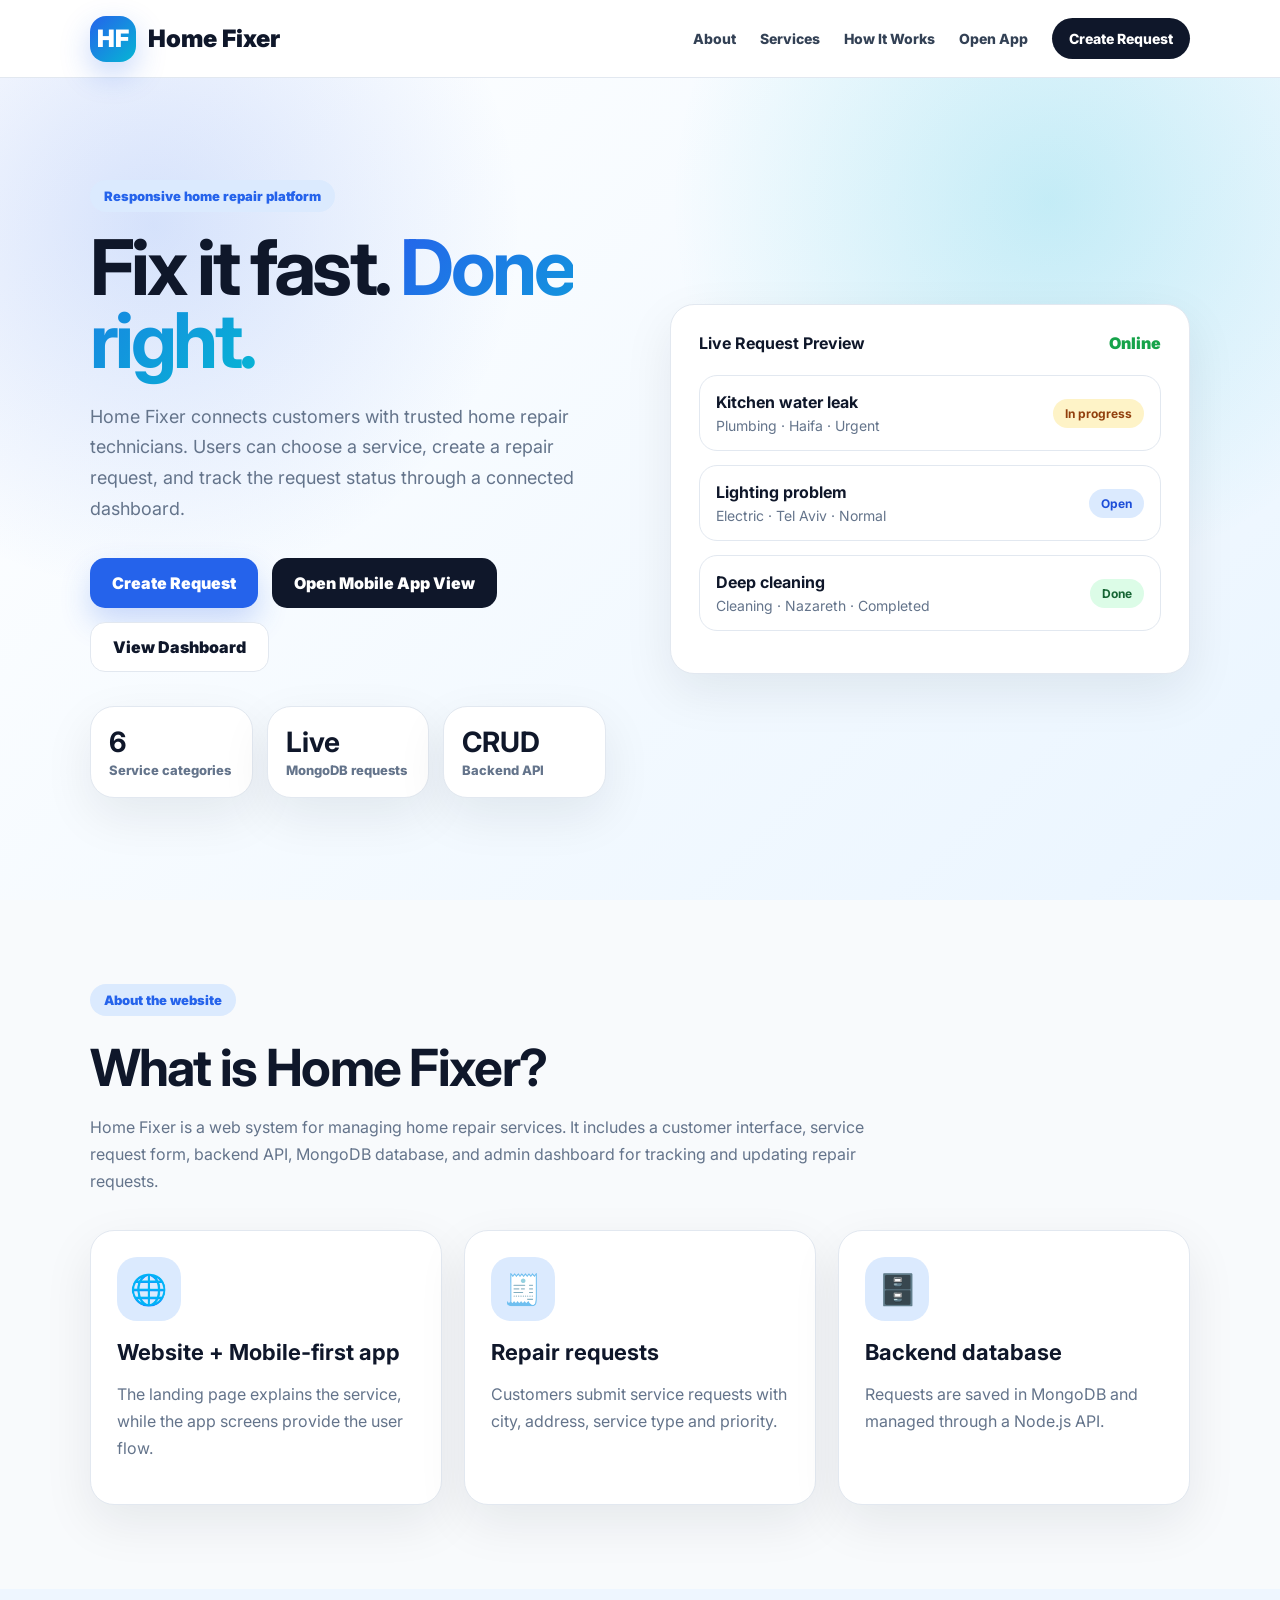
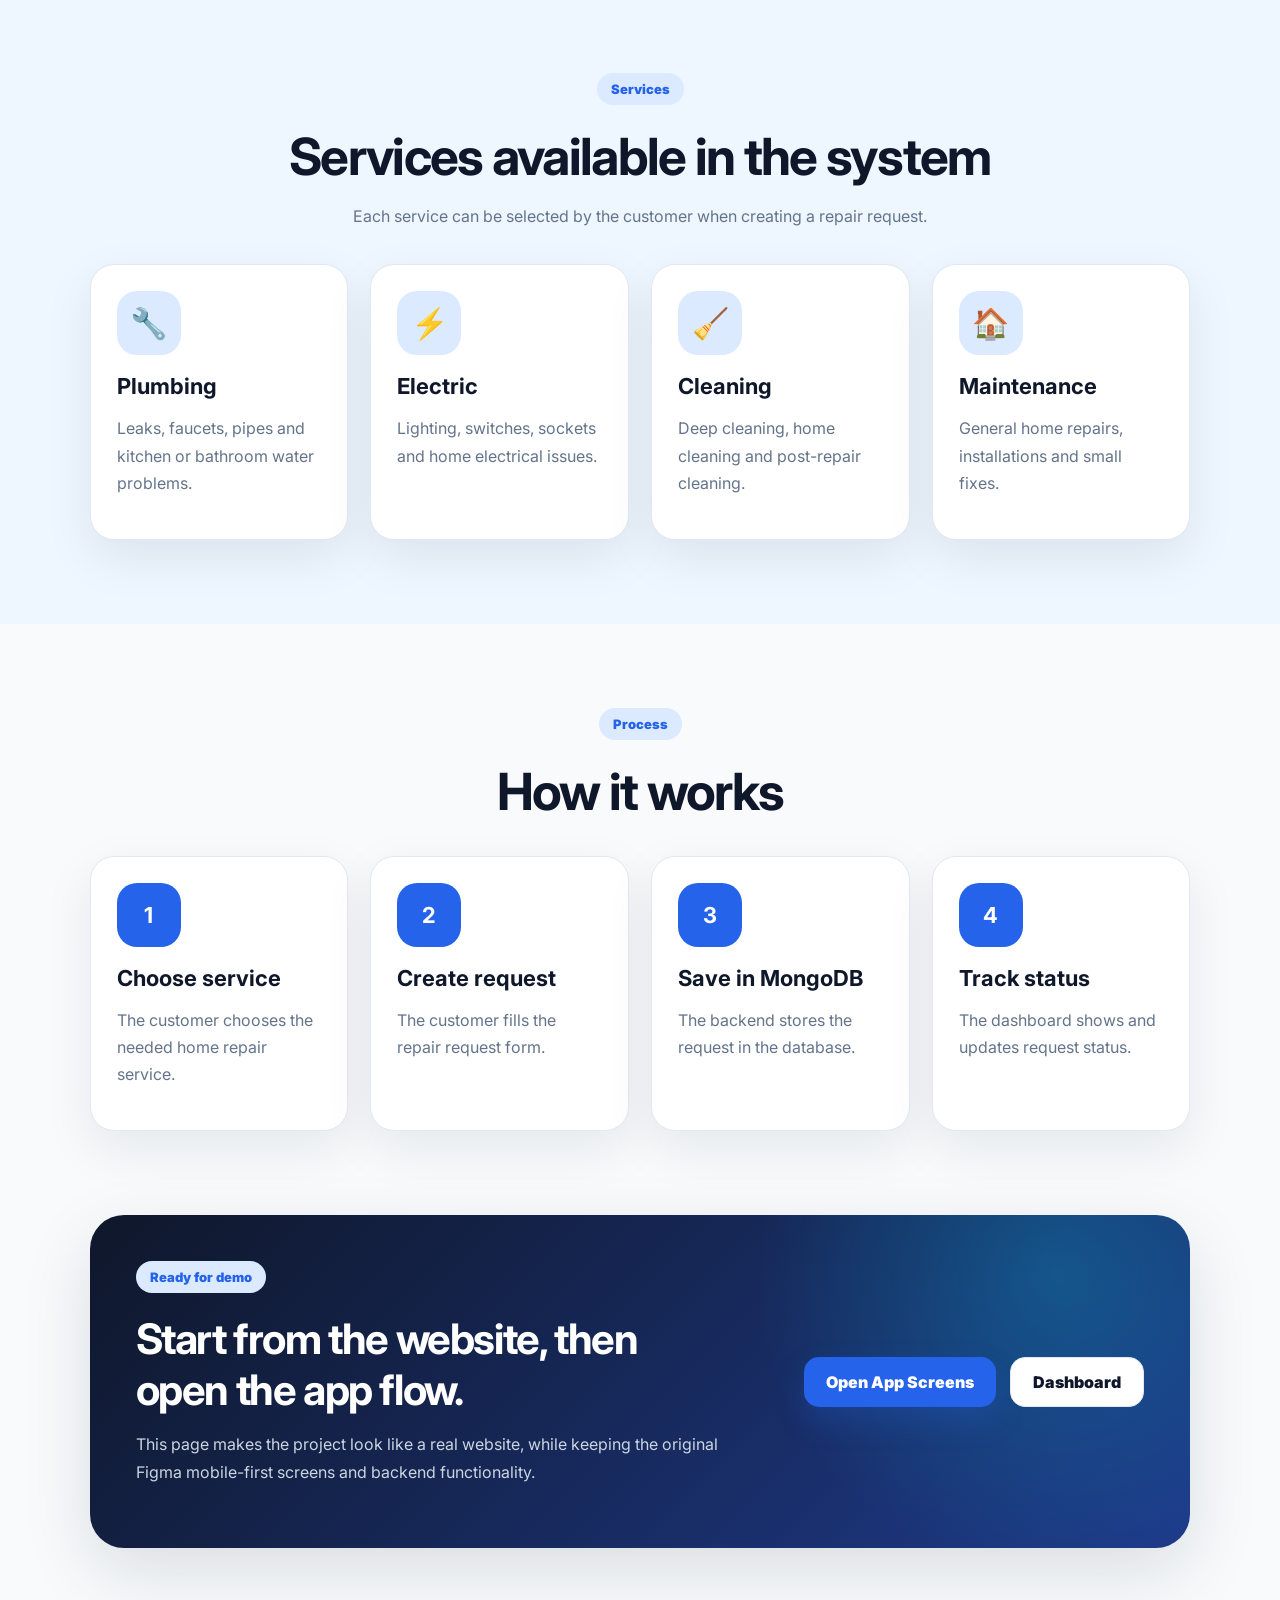
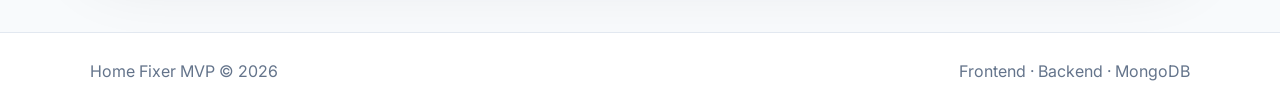
<file: index.html>
<!DOCTYPE html>
<html lang="en">
<head>
  <meta charset="UTF-8" />
  <meta name="viewport" content="width=device-width, initial-scale=1.0" />
  <title>Home Fixer | Home Repair Service Website</title>
  <link rel="stylesheet" href="style/landing.css" />
</head>
<body>
  <header class="landing-header">
    <a class="brand" href="index.html">
      <span class="brand-icon">HF</span>
      <span>Home Fixer</span>
    </a>
    <nav>
      <a href="#about">About</a>
      <a href="#services">Services</a>
      <a href="#how">How It Works</a>
      <a href="pages/home.html">Open App</a>
      <a class="nav-btn" href="pages/create-request.html">Create Request</a>
    </nav>
  </header>

  <main>
    <section class="hero">
      <div class="hero-text">
        <span class="badge">Responsive home repair platform</span>
        <h1>Fix it fast. <span>Done right.</span></h1>
        <p>
          Home Fixer connects customers with trusted home repair technicians. Users can choose a service,
          create a repair request, and track the request status through a connected dashboard.
        </p>
        <div class="hero-actions">
          <a class="btn primary" href="pages/create-request.html">Create Request</a>
          <a class="btn dark" href="pages/home.html">Open Mobile App View</a>
          <a class="btn light" href="pages/dashboard.html">View Dashboard</a>
        </div>
        <div class="stats">
          <article><strong>6</strong><span>Service categories</span></article>
          <article><strong>Live</strong><span>MongoDB requests</span></article>
          <article><strong>CRUD</strong><span>Backend API</span></article>
        </div>
      </div>

      <aside class="hero-card">
        <div class="card-top">
          <strong>Live Request Preview</strong>
          <span class="online">Online</span>
        </div>
        <div class="request-preview">
          <div><strong>Kitchen water leak</strong><span>Plumbing · Haifa · Urgent</span></div>
          <b>In progress</b>
        </div>
        <div class="request-preview">
          <div><strong>Lighting problem</strong><span>Electric · Tel Aviv · Normal</span></div>
          <b class="blue">Open</b>
        </div>
        <div class="request-preview">
          <div><strong>Deep cleaning</strong><span>Cleaning · Nazareth · Completed</span></div>
          <b class="green">Done</b>
        </div>
      </aside>
    </section>

    <section class="section" id="about">
      <div class="section-title">
        <span class="badge">About the website</span>
        <h2>What is Home Fixer?</h2>
        <p>
          Home Fixer is a web system for managing home repair services. It includes a customer interface,
          service request form, backend API, MongoDB database, and admin dashboard for tracking and updating repair requests.
        </p>
      </div>
      <div class="info-grid">
        <article><div class="icon">🌐</div><h3>Website + Mobile-first app</h3><p>The landing page explains the service, while the app screens provide the user flow.</p></article>
        <article><div class="icon">🧾</div><h3>Repair requests</h3><p>Customers submit service requests with city, address, service type and priority.</p></article>
        <article><div class="icon">🗄️</div><h3>Backend database</h3><p>Requests are saved in MongoDB and managed through a Node.js API.</p></article>
      </div>
    </section>

    <section class="section soft" id="services">
      <div class="section-title center">
        <span class="badge">Services</span>
        <h2>Services available in the system</h2>
        <p>Each service can be selected by the customer when creating a repair request.</p>
      </div>
      <div class="services-grid">
        <a href="pages/create-request.html" class="service-card"><span>🔧</span><h3>Plumbing</h3><p>Leaks, faucets, pipes and kitchen or bathroom water problems.</p></a>
        <a href="pages/create-request.html" class="service-card"><span>⚡</span><h3>Electric</h3><p>Lighting, switches, sockets and home electrical issues.</p></a>
        <a href="pages/create-request.html" class="service-card"><span>🧹</span><h3>Cleaning</h3><p>Deep cleaning, home cleaning and post-repair cleaning.</p></a>
        <a href="pages/create-request.html" class="service-card"><span>🏠</span><h3>Maintenance</h3><p>General home repairs, installations and small fixes.</p></a>
      </div>
    </section>

    <section class="section" id="how">
      <div class="section-title center">
        <span class="badge">Process</span>
        <h2>How it works</h2>
      </div>
      <div class="steps">
        <article><b>1</b><h3>Choose service</h3><p>The customer chooses the needed home repair service.</p></article>
        <article><b>2</b><h3>Create request</h3><p>The customer fills the repair request form.</p></article>
        <article><b>3</b><h3>Save in MongoDB</h3><p>The backend stores the request in the database.</p></article>
        <article><b>4</b><h3>Track status</h3><p>The dashboard shows and updates request status.</p></article>
      </div>
    </section>

    <section class="cta">
      <div>
        <span class="badge">Ready for demo</span>
        <h2>Start from the website, then open the app flow.</h2>
        <p>This page makes the project look like a real website, while keeping the original Figma mobile-first screens and backend functionality.</p>
      </div>
      <div class="cta-actions">
        <a class="btn primary" href="pages/home.html">Open App Screens</a>
        <a class="btn light" href="pages/dashboard.html">Dashboard</a>
      </div>
    </section>
  </main>

  <footer>
    <span>Home Fixer MVP © 2026</span>
    <span>Frontend · Backend · MongoDB</span>
  </footer>
</body>
</html>
</file>
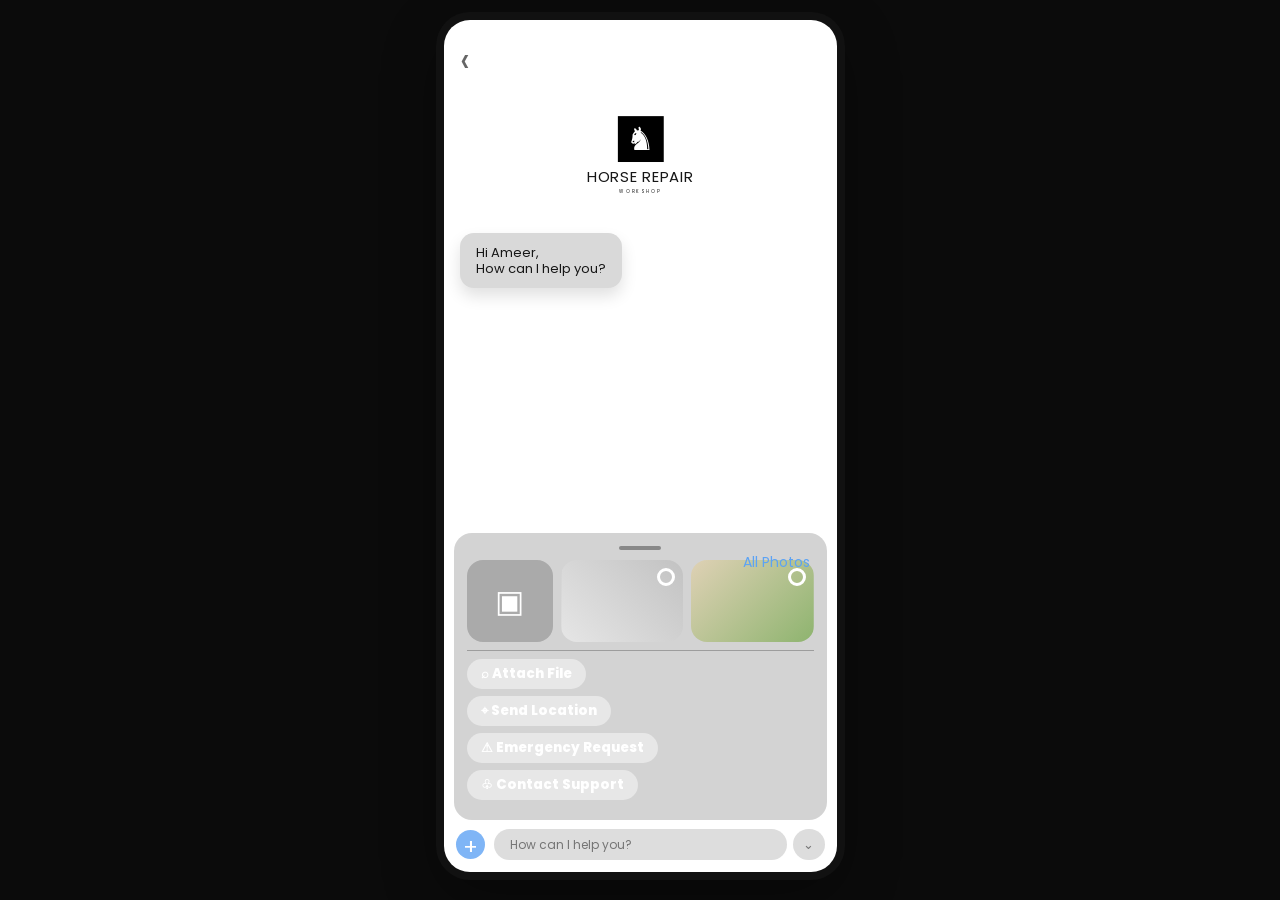
<file: pages/attach.html>
<!DOCTYPE html>
<html lang="en">
<head>
  <meta charset="UTF-8" />
  <meta name="viewport" content="width=device-width, initial-scale=1.0" />
  <title>Home Fixer | Attach</title>
  <link rel="stylesheet" href="../style/style.css" />
</head>
<body>
  <main class="phone-frame app-phone white-screen chat-screen">
    <header class="top-icons">
      <a href="chat.html" class="icon-link">‹</a>
    </header>

    <section id="attachHeader" class="chat-logo-area"></section>

    <section class="chat-thread attach-thread">
      <div class="bubble provider">Hi Ameer,<br />How can I help you?</div>
    </section>

    <section class="attach-panel">
      <div class="grabber"></div>
      <div class="photos-row">
        <button class="camera-tile">▣</button>
        <div class="photo-tile photo-one"><b></b></div>
        <div class="photo-tile photo-two"><b></b></div>
        <a href="#">All Photos</a>
      </div>
      <hr />
      <button>⌕ Attach File</button>
      <button>⌖ Send Location</button>
      <button>⚠ Emergency Request</button>
      <button>♧ Contact Support</button>
    </section>

    <form class="chat-input">
      <a href="chat.html" class="plus-chat">+</a>
      <input placeholder="How can I help you?" />
      <button type="button">⌄</button>
    </form>
  </main>

  <script src="../js/providers.js"></script>
  <script>
    renderAttachHeader();
  </script>
</body>
</html>
</file>
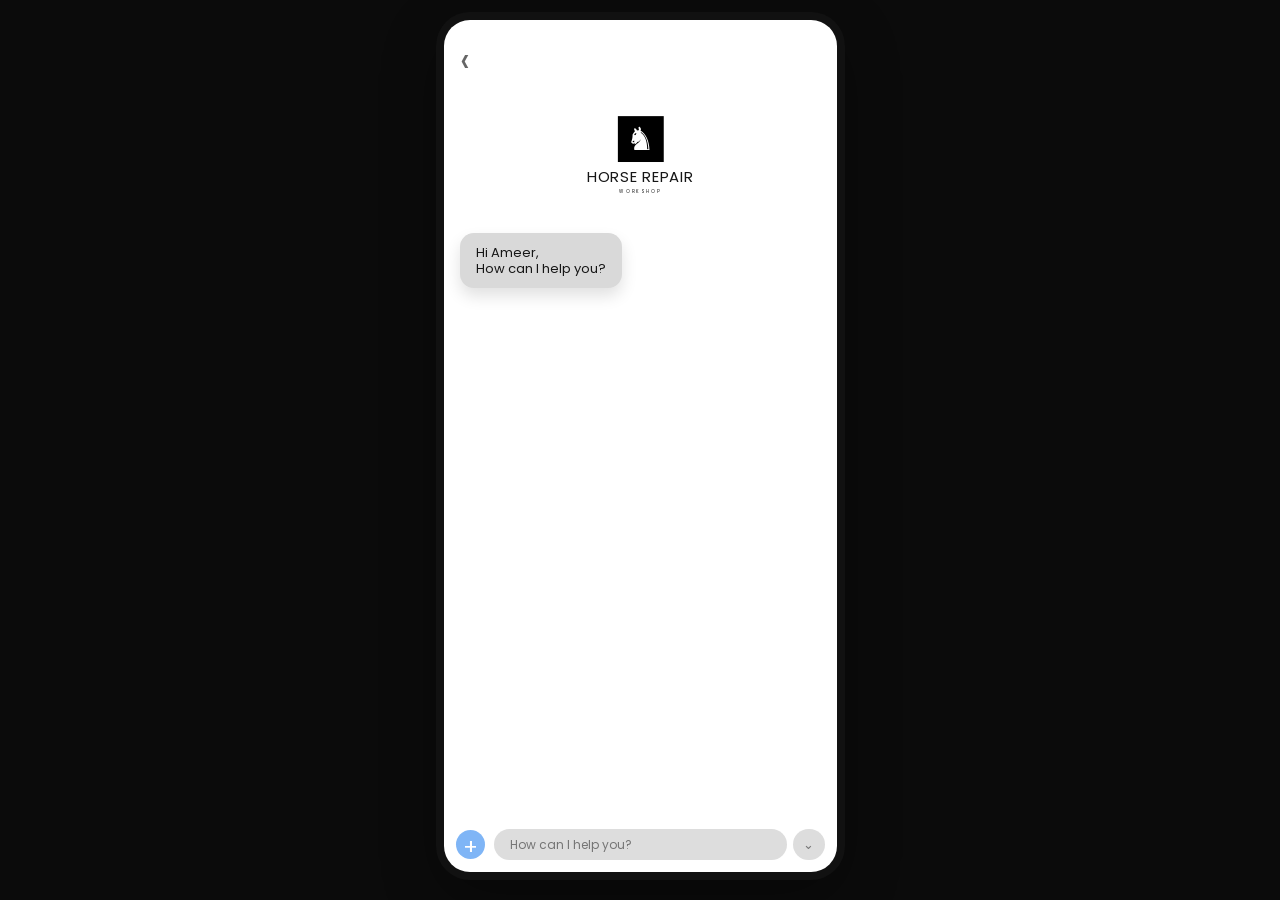
<file: pages/chat.html>
<!DOCTYPE html>
<html lang="en">
<head>
  <meta charset="UTF-8" />
  <meta name="viewport" content="width=device-width, initial-scale=1.0" />
  <title>Home Fixer | Chat</title>
  <link rel="stylesheet" href="../style/style.css" />
</head>
<body>
  <main class="phone-frame app-phone white-screen chat-screen">
    <header class="top-icons">
      <a href="home.html" class="icon-link">‹</a>
    </header>

    <section id="chatHeader" class="chat-logo-area"></section>

    <section id="chatThread" class="chat-thread"></section>

    <form class="chat-input">
      <a href="attach.html" class="plus-chat">+</a>
      <input placeholder="How can I help you?" />
      <button type="button">⌄</button>
    </form>
  </main>

  <script src="../js/providers.js"></script>
  <script>
    renderChatHeader();
    renderChatThread();
  </script>
</body>
</html>
</file>
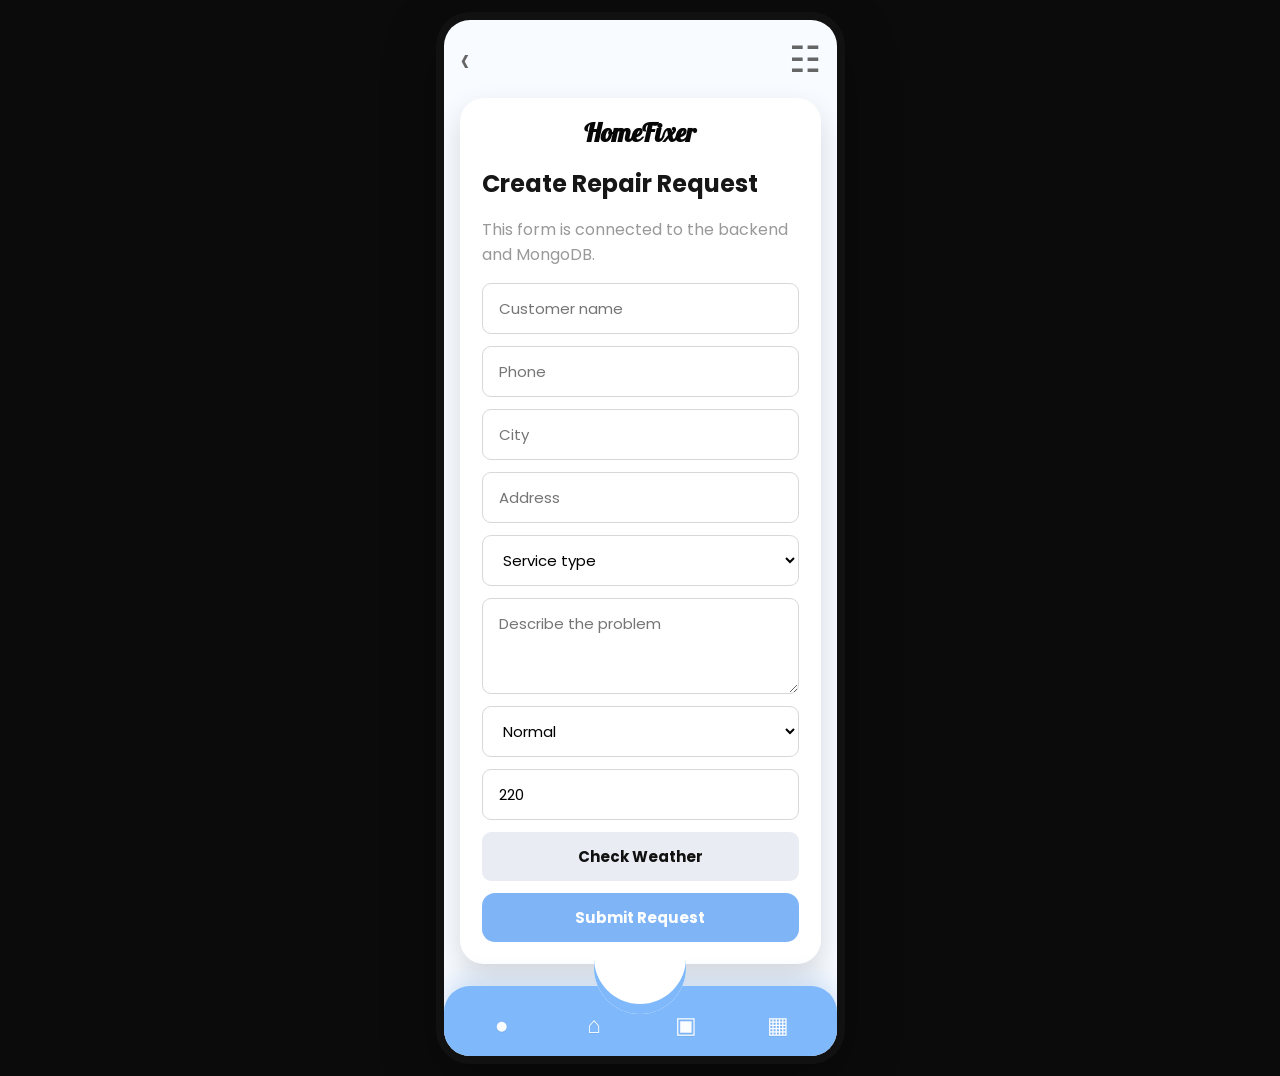
<file: pages/create-request.html>
<!DOCTYPE html>
<html lang="en">
<head>
  <meta charset="UTF-8" />
  <meta name="viewport" content="width=device-width, initial-scale=1.0" />
  <title>Home Fixer | Create Request</title>
  <link rel="stylesheet" href="../style/style.css" />
</head>
<body>
  <main class="phone-frame app-phone white-screen request-screen">
    <header class="top-icons">
      <a href="home.html" class="icon-link">‹</a>
      <a href="dashboard.html" class="icon-link">☷</a>
    </header>

    <section class="request-card">
      <h1 class="brand small-brand center">HomeFixer</h1>
      <h2>Create Repair Request</h2>
      <p class="muted">This form is connected to the backend and MongoDB.</p>

      <form id="requestForm" class="stack-form">
        <input id="customerName" placeholder="Customer name" required />
        <input id="phone" placeholder="Phone" required />
        <input id="city" placeholder="City" required />
        <input id="address" placeholder="Address" required />
        <select id="serviceType" required>
          <option value="">Service type</option>
          <option value="plumbing">Plumbing</option>
          <option value="electricity">Electric</option>
          <option value="other">Cleaning</option>
          <option value="other">Maintenance</option>
          <option value="painting">Painting</option>
          <option value="carpentry">Carpentry</option>
        </select>
        <textarea id="description" placeholder="Describe the problem" required></textarea>
        <select id="priority">
          <option value="medium">Normal</option>
          <option value="high">High</option>
          <option value="urgent">Urgent</option>
        </select>
        <input id="estimatedPrice" type="number" placeholder="Estimated price ₪" value="220" />
        <button type="button" id="weatherBtn" class="btn btn-soft">Check Weather</button>
        <div id="weatherBox" class="inline-message hidden"></div>
        <button type="submit" class="btn blue-wide">Submit Request</button>
        <div id="requestMessage" class="inline-message hidden"></div>
      </form>
    </section>

    <nav class="bottom-nav figma-nav">
      <a href="../index.html" title="Profile">●</a>
      <a href="home.html" title="Home">⌂</a>
      <a href="messages.html" title="Messages">▣</a>
      <a href="dashboard.html" title="Cart">▦</a>
    </nav>
  </main>

  <script src="../js/api.js"></script>
  <script src="../js/create-request.js"></script>
</body>
</html>
</file>
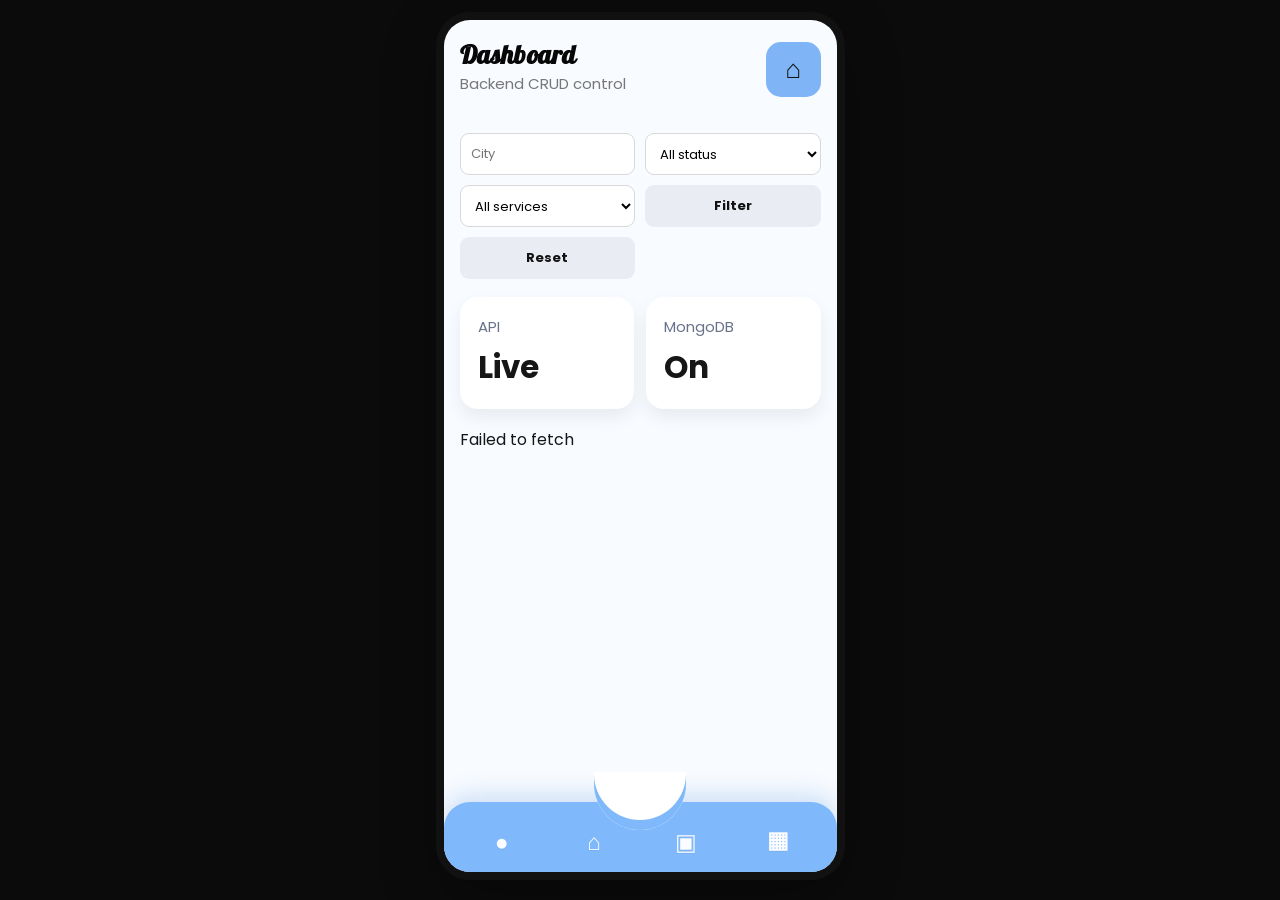
<file: pages/dashboard.html>
<!DOCTYPE html>
<html lang="en">
<head>
  <meta charset="UTF-8" />
  <meta name="viewport" content="width=device-width, initial-scale=1.0" />
  <title>Home Fixer | Dashboard</title>
  <link rel="stylesheet" href="../style/style.css" />
</head>
<body>
  <main class="phone-frame app-phone dashboard-phone">
    <header class="home-header">
      <div>
        <h1 class="brand small-brand">Dashboard</h1>
        <p>Backend CRUD control</p>
      </div>
      <a class="filter-btn" href="home.html">⌂</a>
    </header>

    <section class="dashboard-tools">
      <input id="filterCity" placeholder="City" />
      <select id="filterStatus">
        <option value="">All status</option>
        <option value="open">Open</option>
        <option value="in_progress">In progress</option>
        <option value="completed">Completed</option>
        <option value="cancelled">Cancelled</option>
      </select>
      <select id="filterService">
        <option value="">All services</option>
        <option value="plumbing">Plumbing</option>
        <option value="electric">Electric</option>
        <option value="cleaning">Cleaning</option>
        <option value="maintenance">Maintenance</option>
        <option value="painting">Painting</option>
        <option value="carpentry">Carpentry</option>
      </select>
      <button id="filterBtn" class="btn btn-soft">Filter</button>
      <button id="resetBtn" class="btn btn-soft">Reset</button>
    </section>

    <section id="statsGrid" class="stats-grid"></section>
    <div id="dashboardMessage" class="inline-message hidden"></div>
    <section id="requestsList" class="request-list"></section>

    <nav class="bottom-nav figma-nav">
      <a href="../index.html" title="Profile">●</a>
      <a href="home.html" title="Home">⌂</a>
      <a href="messages.html" title="Messages">▣</a>
      <a class="active" href="dashboard.html" title="Cart">▦</a>
    </nav>
  </main>

  <script src="../js/api.js"></script>
  <script src="../js/dashboard.js"></script>
</body>
</html>
</file>
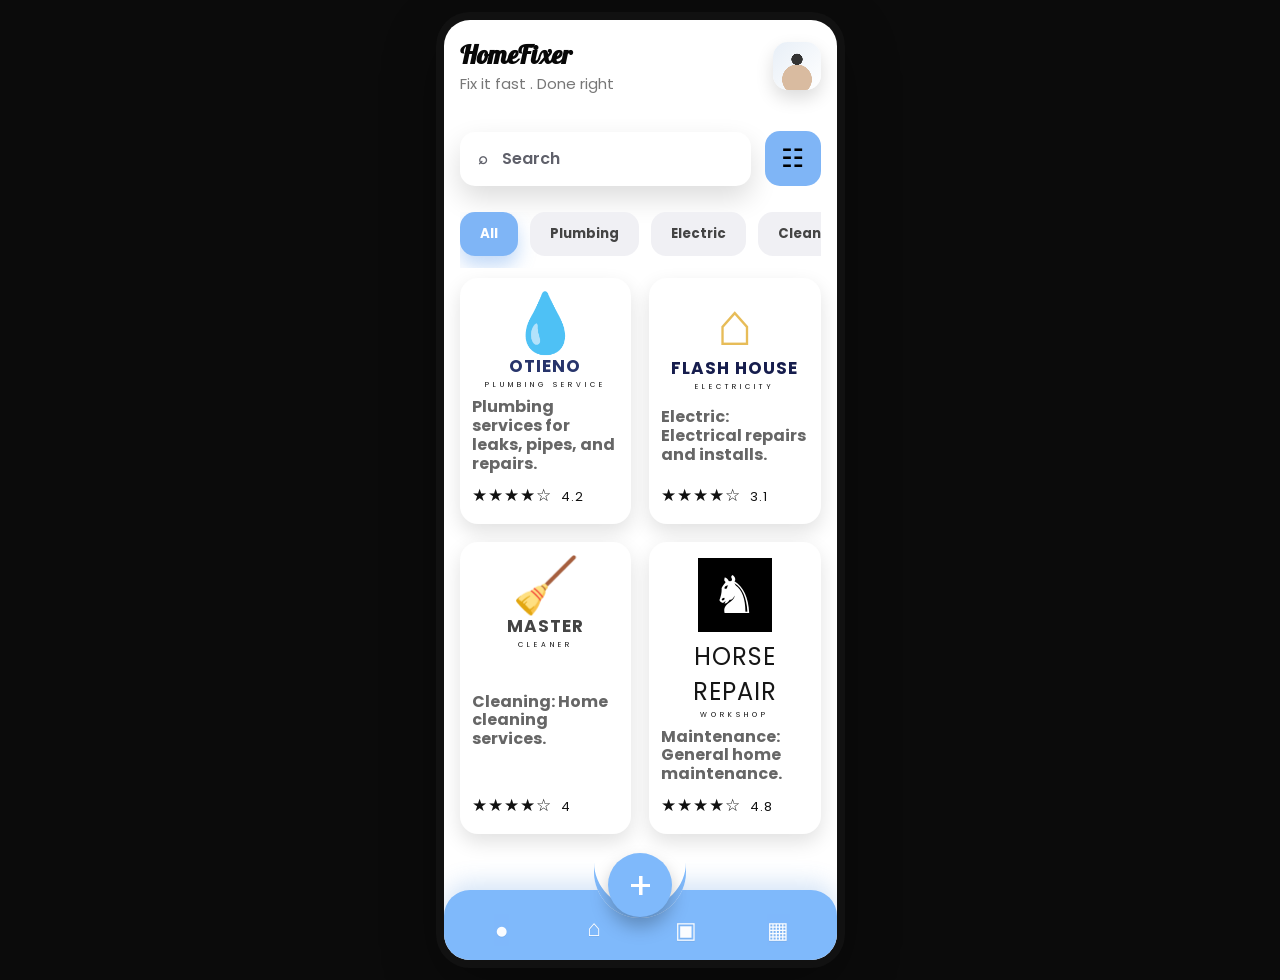
<file: pages/home.html>
<!DOCTYPE html>
<html lang="en">
<head>
  <meta charset="UTF-8" />
  <meta name="viewport" content="width=device-width, initial-scale=1.0" />
  <title>Home Fixer | Home</title>
  <link rel="stylesheet" href="../style/style.css" />
</head>
<body>
  <main class="phone-frame app-phone">
    <header class="home-header">
      <div>
        <h1 class="brand small-brand">HomeFixer</h1>
        <p>Fix it fast . Done right</p>
      </div>
      <div class="avatar"></div>
    </header>

    <section class="search-row">
      <div class="search-box">⌕ <span>Search</span></div>
      <button class="filter-btn" aria-label="filter">☷</button>
    </section>

    <nav class="chips" id="categoryChips">
      <button class="chip active" data-category="All">All</button>
      <button class="chip" data-category="Plumbing">Plumbing</button>
      <button class="chip" data-category="Electric">Electric</button>
      <button class="chip" data-category="Cleaning">Cleaning</button>
      <button class="chip" data-category="Maintenance">Maintenance</button>
    </nav>

    <section id="providersGrid" class="provider-grid"></section>

    <a class="floating-plus" href="create-request.html">+</a>

    <nav class="bottom-nav figma-nav">
      <a href="../index.html" title="Profile">●</a>
      <a class="active" href="home.html" title="Home">⌂</a>
      <a href="messages.html" title="Messages">▣</a>
      <a href="dashboard.html" title="Cart">▦</a>
    </nav>
  </main>

  <script src="../js/providers.js"></script>
  <script>
    renderHomeProviders();
  </script>
</body>
</html>
</file>
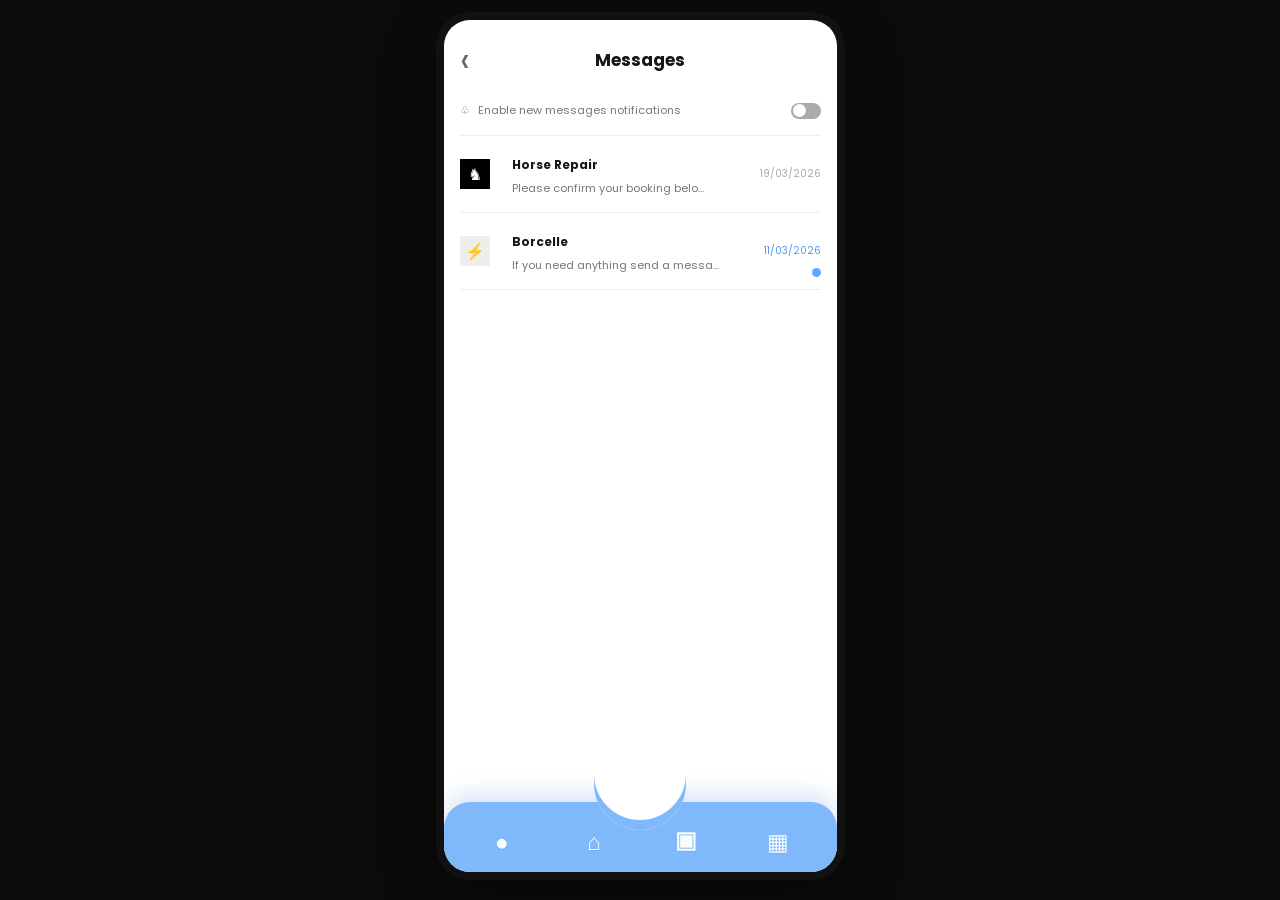
<file: pages/messages.html>
<!DOCTYPE html>
<html lang="en">
<head>
  <meta charset="UTF-8" />
  <meta name="viewport" content="width=device-width, initial-scale=1.0" />
  <title>Home Fixer | Messages</title>
  <link rel="stylesheet" href="../style/style.css" />
</head>
<body>
  <main class="phone-frame app-phone white-screen">
    <header class="message-top">
      <a href="home.html" class="icon-link">‹</a>
      <h1>Messages</h1>
    </header>

    <div class="notify-row">
      <span>♧</span>
      <span>Enable new messages notifications</span>
      <label class="switch"><input type="checkbox" /><i></i></label>
    </div>

    <a class="message-item" href="chat.html?provider=horse&mode=conversation">
      <div class="mini-logo horse-mini">♞</div>
      <div>
        <strong>Horse Repair</strong>
        <p>Please confirm your booking belo...</p>
      </div>
      <time>19/03/2026</time>
    </a>

    <a class="message-item" href="chat.html?provider=flash&mode=empty">
      <div class="mini-logo flash-mini">⚡</div>
      <div>
        <strong>Borcelle</strong>
        <p>If you need anything send a messa...</p>
      </div>
      <time class="blue-text">11/03/2026</time>
      <b class="unread-dot"></b>
    </a>

    <nav class="bottom-nav figma-nav">
      <a href="../index.html" title="Profile">●</a>
      <a href="home.html" title="Home">⌂</a>
      <a class="active" href="messages.html" title="Messages">▣</a>
      <a href="dashboard.html" title="Cart">▦</a>
    </nav>
  </main>
</body>
</html>
</file>
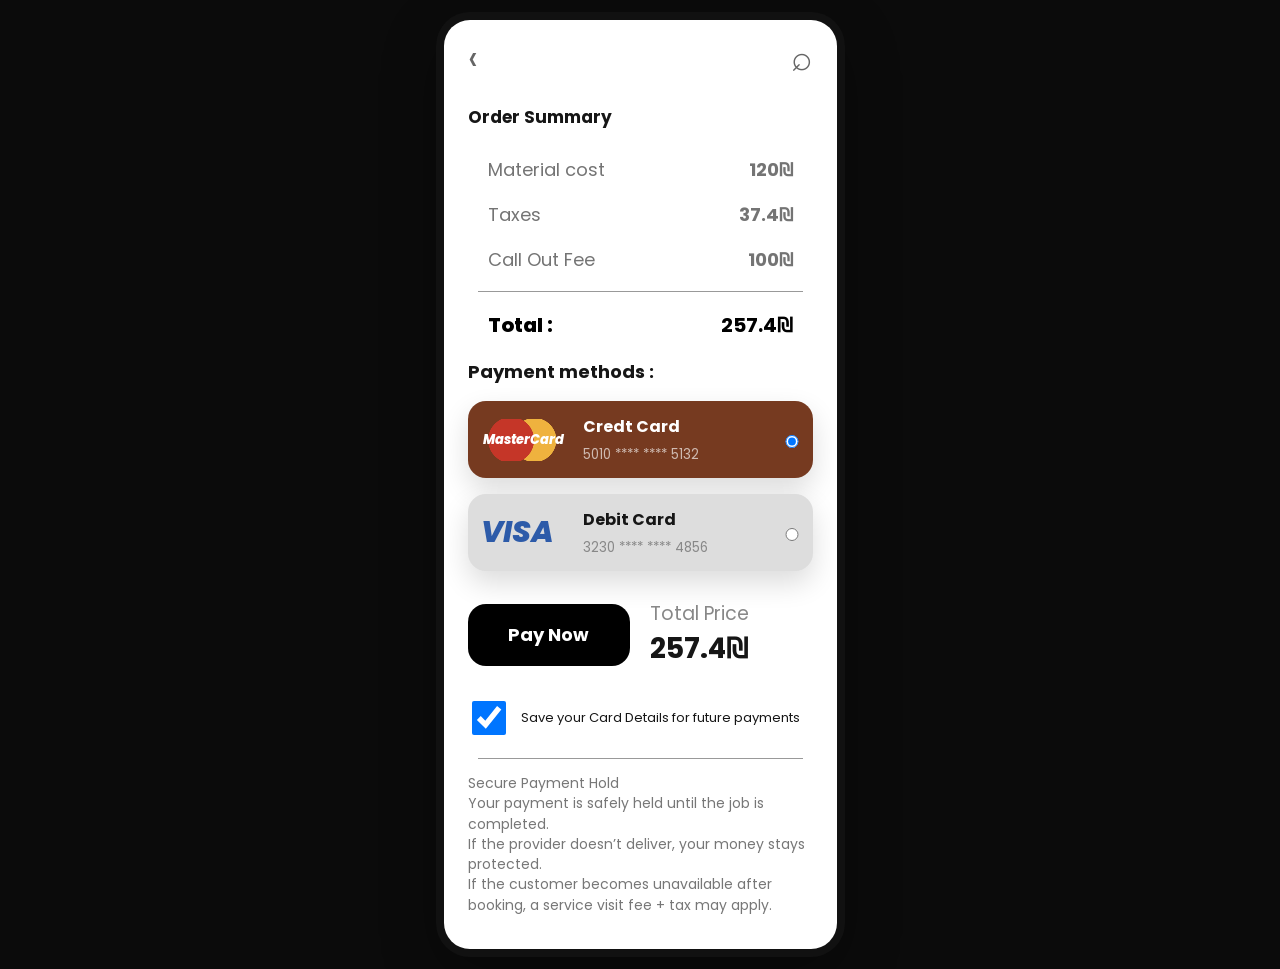
<file: pages/payment.html>
<!DOCTYPE html>
<html lang="en">
<head>
  <meta charset="UTF-8" />
  <meta name="viewport" content="width=device-width, initial-scale=1.0" />
  <title>Home Fixer | Payment</title>
  <link rel="stylesheet" href="../style/style.css" />
</head>
<body>
  <main class="phone-frame app-phone white-screen payment-screen">
    <header class="top-icons">
      <a href="chat.html" class="icon-link">‹</a>
      <a href="home.html" class="icon-link">⌕</a>
    </header>

    <section class="payment-content">
      <h1>Order Summary</h1>
      <div class="price-row"><span>Material cost</span><b>120₪</b></div>
      <div class="price-row"><span>Taxes</span><b>37.4₪</b></div>
      <div class="price-row"><span>Call Out Fee</span><b>100₪</b></div>
      <hr />
      <div class="total-row"><span>Total :</span><b>257.4₪</b></div>

      <h2>Payment methods :</h2>
      <label class="card-option selected">
        <span class="mc-logo">MasterCard</span>
        <span><b>Credt Card</b><small>5010 **** **** 5132</small></span>
        <input type="radio" checked />
      </label>

      <label class="card-option">
        <span class="visa-logo">VISA</span>
        <span><b>Debit Card</b><small>3230 **** **** 4856</small></span>
        <input type="radio" />
      </label>

      <div class="pay-row">
        <a class="btn btn-black pay-btn" href="success.html">Pay Now</a>
        <div><span>Total Price</span><b>257.4₪</b></div>
      </div>

      <label class="save-card"><input type="checkbox" checked /> <span>Save your Card Details for future payments</span></label>
      <hr />
      <p class="secure-text">
        Secure Payment Hold<br />
        Your payment is safely held until the job is completed.<br />
        If the provider doesn’t deliver, your money stays protected.<br />
        If the customer becomes unavailable after booking, a service visit fee + tax may apply.
      </p>
    </section>
  </main>
</body>
</html>
</file>
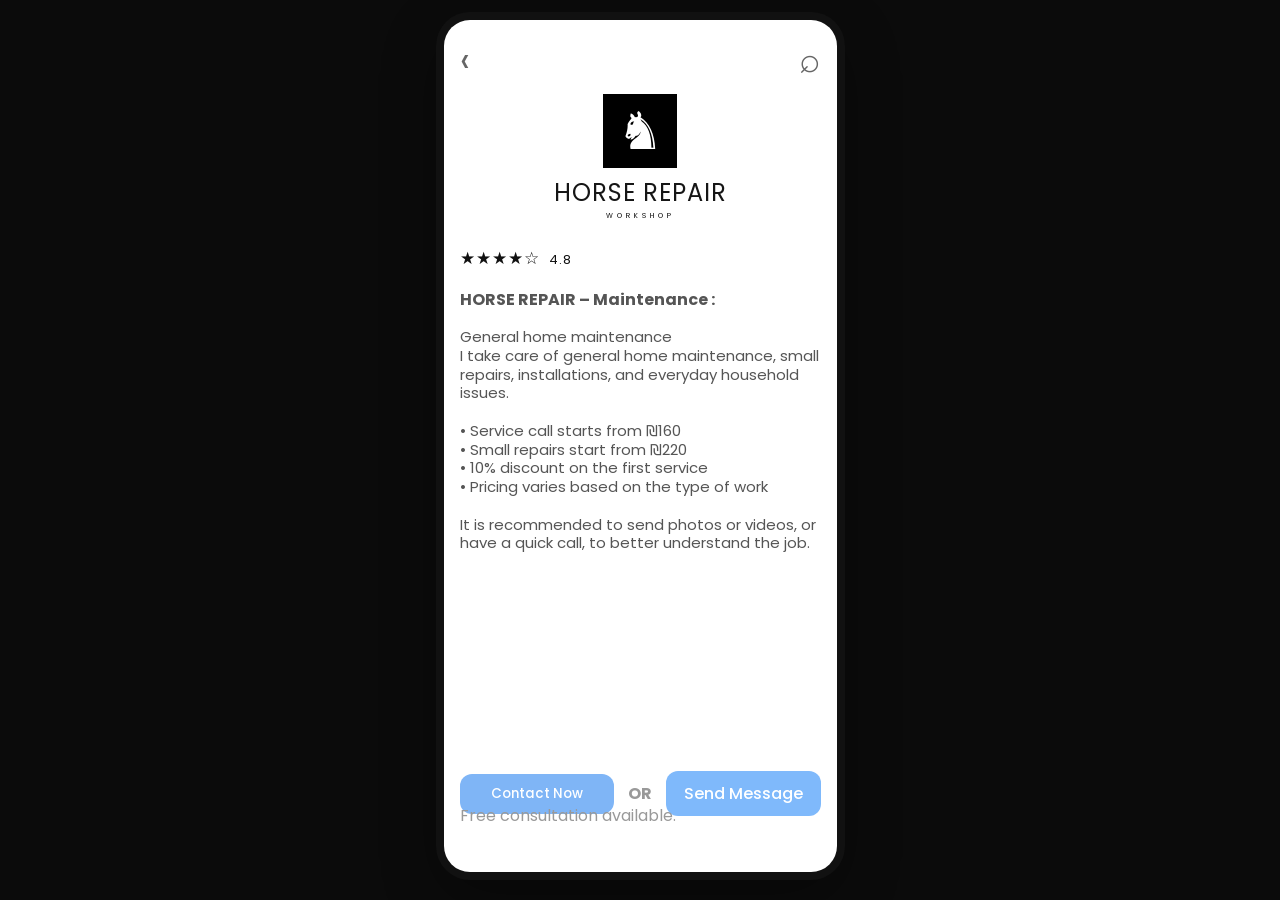
<file: pages/provider.html>
<!DOCTYPE html>
<html lang="en">
<head>
  <meta charset="UTF-8" />
  <meta name="viewport" content="width=device-width, initial-scale=1.0" />
  <title>Home Fixer | Provider</title>
  <link rel="stylesheet" href="../style/style.css" />
</head>
<body>
  <main class="phone-frame app-phone white-screen">
    <header class="top-icons">
      <a href="home.html" class="icon-link">‹</a>
      <a href="home.html" class="icon-link">⌕</a>
    </header>

    <section id="providerDetails" class="provider-details"></section>

    <div class="provider-actions">
      <button id="contactNow" class="pill-blue">Contact Now</button>
      <span>OR</span>
      <a id="sendMessage" class="pill-blue" href="chat.html?mode=empty">Send Message</a>
    </div>
    <p class="muted provider-note">Free consultation available.</p>

    <div id="phoneModal" class="modal-overlay hidden">
      <div class="phone-modal">
        <button id="closeModal" class="back-mini">‹</button>
        <h2 id="providerPhone">050-87362598</h2>
        <a id="callLink" class="call-btn" href="#">⌕ Contect Now</a>
      </div>
    </div>
  </main>

  <script src="../js/providers.js"></script>
  <script>
    renderProviderDetails();
  </script>
</body>
</html>
</file>
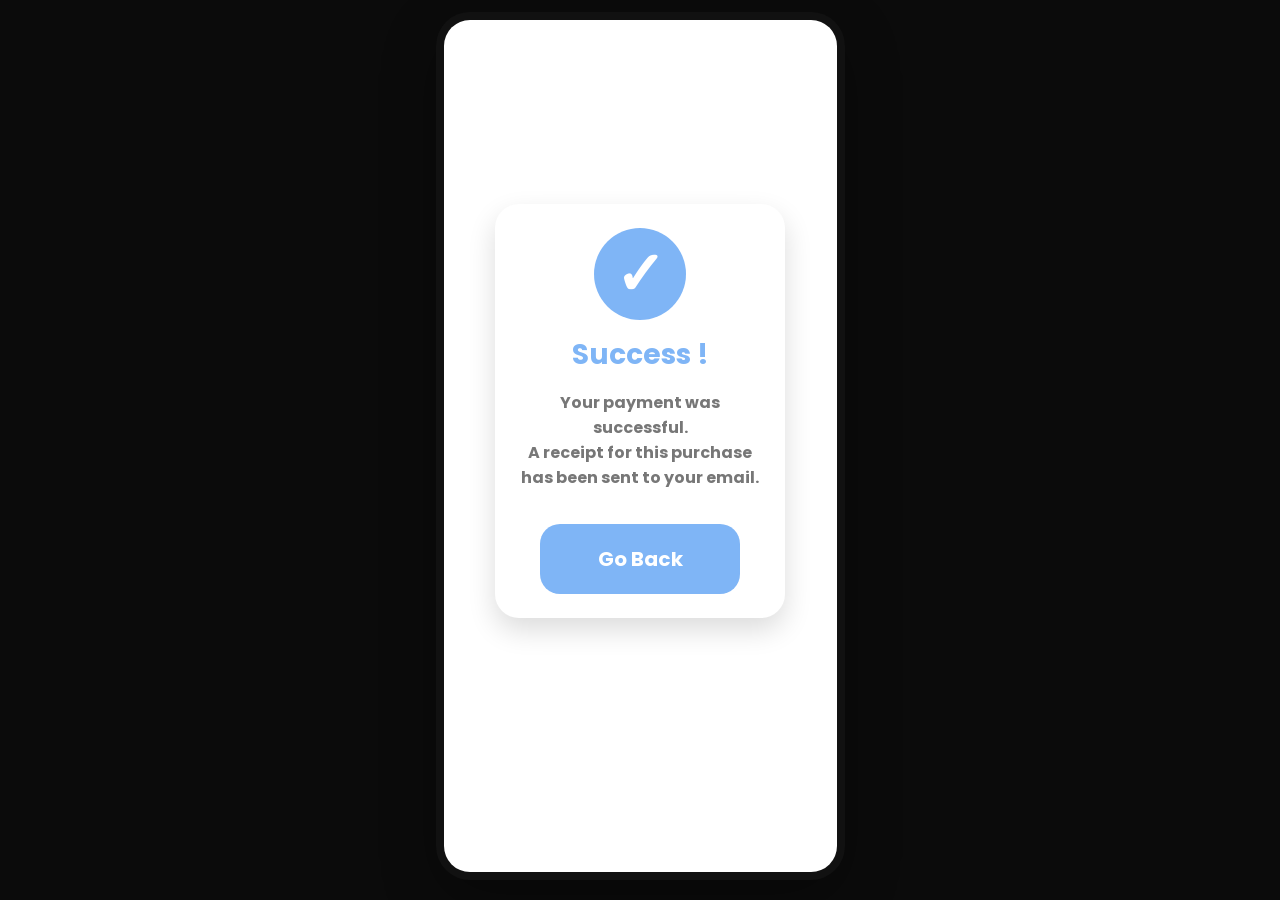
<file: pages/success.html>
<!DOCTYPE html>
<html lang="en">
<head>
  <meta charset="UTF-8" />
  <meta name="viewport" content="width=device-width, initial-scale=1.0" />
  <title>Home Fixer | Success</title>
  <link rel="stylesheet" href="../style/style.css" />
</head>
<body>
  <main class="phone-frame app-phone white-screen success-screen">
    <section class="success-card">
      <div class="success-icon">✓</div>
      <h1>Success !</h1>
      <p>Your payment was successful.<br />A receipt for this purchase has been sent to your email.</p>
      <a href="home.html" class="btn success-btn">Go Back</a>
    </section>
  </main>
</body>
</html>
</file>
<file: style/landing.css>
@import url('https://fonts.googleapis.com/css2?family=Inter:wght@400;500;600;700;800;900&display=swap');
:root{--blue:#2563eb;--cyan:#06b6d4;--navy:#0f172a;--text:#0f172a;--muted:#64748b;--line:#e2e8f0;--bg:#f8fafc;--white:#fff;--green:#16a34a;--shadow:0 24px 70px rgba(15,23,42,.12)}
*{box-sizing:border-box}body{margin:0;background:var(--bg);color:var(--text);font-family:Inter,Arial,sans-serif}a{color:inherit;text-decoration:none}.landing-header{min-height:78px;padding:0 7%;background:rgba(255,255,255,.92);border-bottom:1px solid var(--line);display:flex;align-items:center;justify-content:space-between;position:sticky;top:0;z-index:20;backdrop-filter:blur(16px)}.brand{display:flex;align-items:center;gap:12px;font-size:24px;font-weight:900}.brand-icon{width:46px;height:46px;border-radius:16px;display:grid;place-items:center;color:white;background:linear-gradient(135deg,var(--blue),var(--cyan));box-shadow:0 12px 30px rgba(37,99,235,.25)}.landing-header nav{display:flex;align-items:center;gap:24px}.landing-header nav a{color:#334155;font-weight:800;font-size:14px}.nav-btn{color:#fff!important;background:var(--navy);padding:12px 17px;border-radius:999px}.hero{min-height:calc(100vh - 78px);padding:84px 7%;display:grid;grid-template-columns:minmax(0,1.05fr) minmax(360px,520px);gap:64px;align-items:center;background:radial-gradient(circle at 12% 18%,rgba(37,99,235,.18),transparent 28%),radial-gradient(circle at 82% 15%,rgba(6,182,212,.20),transparent 30%),linear-gradient(135deg,#fff,#eaf5ff)}.badge{display:inline-flex;width:fit-content;padding:8px 14px;border-radius:999px;background:#dbeafe;color:var(--blue);font-size:13px;font-weight:900;margin-bottom:20px}.hero h1{margin:0 0 24px;font-size:clamp(44px,6vw,82px);line-height:.95;letter-spacing:-3.5px}.hero h1 span{background:linear-gradient(135deg,var(--blue),var(--cyan));-webkit-background-clip:text;background-clip:text;color:transparent}.hero p,.section-title p,.info-grid p,.service-card p,.steps p,.cta p{color:var(--muted);line-height:1.7}.hero p{max-width:690px;font-size:18px}.hero-actions{display:flex;flex-wrap:wrap;gap:14px;margin:34px 0}.btn{min-height:50px;padding:0 22px;border-radius:15px;display:inline-flex;align-items:center;justify-content:center;font-weight:900}.btn.primary{background:var(--blue);color:white;box-shadow:0 14px 30px rgba(37,99,235,.23)}.btn.dark{background:var(--navy);color:white}.btn.light{background:white;color:var(--text);border:1px solid var(--line)}.stats{display:grid;grid-template-columns:repeat(3,1fr);gap:14px;max-width:640px}.stats article,.hero-card,.info-grid article,.service-card,.steps article{background:white;border:1px solid var(--line);border-radius:24px;box-shadow:0 18px 50px rgba(15,23,42,.08)}.stats article{padding:18px}.stats strong{display:block;font-size:28px}.stats span{color:var(--muted);font-size:13px;font-weight:800}.hero-card{padding:28px}.card-top{display:flex;justify-content:space-between;align-items:center;margin-bottom:22px}.online{color:var(--green);font-weight:900}.request-preview{border:1px solid var(--line);border-radius:18px;padding:16px;margin:14px 0;display:flex;justify-content:space-between;gap:16px;align-items:center}.request-preview strong,.request-preview span{display:block}.request-preview span{color:var(--muted);font-size:14px;margin-top:5px}.request-preview b{background:#fef3c7;color:#92400e;border-radius:999px;padding:7px 12px;font-size:12px}.request-preview b.blue{background:#dbeafe;color:#1d4ed8}.request-preview b.green{background:#dcfce7;color:#166534}.section{padding:84px 7%}.section.soft{background:#eef6ff}.section-title{max-width:780px;margin-bottom:34px}.section-title.center{text-align:center;margin:0 auto 34px}.section-title h2{margin:0 0 12px;font-size:clamp(34px,4vw,54px);letter-spacing:-1.7px}.info-grid,.services-grid,.steps{display:grid;gap:22px}.info-grid{grid-template-columns:repeat(3,1fr)}.services-grid,.steps{grid-template-columns:repeat(4,1fr)}.info-grid article,.service-card,.steps article{padding:26px}.icon,.service-card span,.steps b{width:64px;height:64px;border-radius:20px;display:grid;place-items:center;background:#dbeafe;font-size:30px;margin-bottom:18px}.steps b{background:var(--blue);color:white;font-size:22px}.info-grid h3,.service-card h3,.steps h3{margin:0 0 10px;font-size:22px}.cta{margin:0 7% 84px;border-radius:34px;padding:46px;display:grid;grid-template-columns:1.2fr .8fr;gap:26px;align-items:center;background:radial-gradient(circle at 88% 18%,rgba(6,182,212,.28),transparent 30%),linear-gradient(135deg,#0f172a,#1e3a8a);color:white;box-shadow:var(--shadow)}.cta h2{margin:0 0 12px;font-size:42px;letter-spacing:-1.4px}.cta p{color:#cbd5e1}.cta-actions{display:flex;flex-wrap:wrap;justify-content:flex-end;gap:14px}footer{background:white;border-top:1px solid var(--line);padding:28px 7%;display:flex;justify-content:space-between;gap:20px;color:var(--muted)}
@media(max-width:1050px){.hero,.cta{grid-template-columns:1fr}.services-grid,.steps{grid-template-columns:repeat(2,1fr)}.info-grid{grid-template-columns:1fr}.cta-actions{justify-content:flex-start}}
@media(max-width:760px){.landing-header{height:auto;padding:16px 5%;align-items:flex-start;flex-direction:column}.landing-header nav{gap:12px;flex-wrap:wrap}.hero{padding:56px 5%}.hero h1{font-size:43px}.stats,.services-grid,.steps{grid-template-columns:1fr}.section{padding:64px 5%}.cta{margin:0 5% 64px;padding:30px}footer{display:block}}
</file>
<file: style/style.css>
@import url('https://fonts.googleapis.com/css2?family=Lobster&family=Poppins:wght@300;400;500;600;700;800&display=swap');

:root {
  --blue: #7fb5f6;
  --blue-dark: #5ca3f4;
  --soft-blue: #e8f3ff;
  --text: #161616;
  --muted: #747474;
  --line: #dddddd;
  --card: #ffffff;
  --grey: #d9d9d9;
  --shadow: 0 12px 28px rgba(0, 0, 0, .14);
  --radius: 22px;
}

* { box-sizing: border-box; }

body {
  margin: 0;
  min-height: 100vh;
  font-family: 'Poppins', Arial, sans-serif;
  color: var(--text);
  background: #0b0b0b;
}

a { color: inherit; text-decoration: none; }
button, input, select, textarea { font-family: inherit; }
button, a { cursor: pointer; }

.phone-frame {
  width: min(100vw, 393px);
  min-height: 852px;
  margin: 0 auto;
  background: #fff;
  position: relative;
  overflow: hidden;
}

.auth-bg {
  background: #ffffff;
}

.auth-phone {
  border-radius: 0 0 18px 18px;
}

.ios-status {
  height: 44px;
  display: flex;
  justify-content: space-between;
  padding: 12px 22px 0;
  font-weight: 700;
  font-size: 14px;
}

.ios-homebar {
  width: 140px;
  height: 5px;
  border-radius: 20px;
  background: #000;
  position: absolute;
  bottom: 8px;
  left: 50%;
  transform: translateX(-50%);
}

.brand {
  font-family: 'Lobster', cursive;
  letter-spacing: .2px;
}

.brand-dark {
  font-size: 50px;
  text-align: center;
  margin: 78px 0 72px;
  color: #000;
}

.small-brand {
  margin: 0;
  font-size: 26px;
  line-height: 1;
  color: #070707;
}

.center { text-align: center; }

.signin-content {
  padding: 0 20px;
  text-align: center;
}

.signin-content h2 {
  font-size: 18px;
  margin: 0 0 8px;
}

.signin-content p {
  margin: 0 0 28px;
  font-size: 16px;
}

.stack-form {
  display: grid;
  gap: 12px;
}

input, select, textarea {
  width: 100%;
  border: 1px solid #d8d8d8;
  border-radius: 9px;
  padding: 13px 16px;
  font-size: 15px;
  background: #fff;
  outline: none;
}

textarea {
  min-height: 96px;
  resize: vertical;
}

.btn {
  display: inline-flex;
  align-items: center;
  justify-content: center;
  border: 0;
  border-radius: 9px;
  padding: 13px 18px;
  font-weight: 700;
  font-size: 15px;
}

.btn-black {
  background: #000;
  color: #fff;
}

.blue-wide {
  background: var(--blue);
  color: #fff;
  border-radius: 13px;
}

.btn-soft {
  background: #e9edf3;
  color: #111;
}

.divider {
  display: grid;
  grid-template-columns: 1fr auto 1fr;
  align-items: center;
  gap: 14px;
  color: #888;
  margin: 32px 0;
}

.divider span { height: 1px; background: #e2e2e2; }
.divider b { font-weight: 400; }

.social-btn {
  height: 43px;
  border-radius: 8px;
  background: #eee;
  display: flex;
  justify-content: center;
  align-items: center;
  margin-bottom: 12px;
  gap: 12px;
  font-size: 15px;
}

.google-g { color: #4285f4; font-weight: 800; font-size: 20px; }
.apple-logo { color: #000; font-size: 18px; }

.terms {
  font-size: 13px !important;
  color: #888;
  line-height: 1.5;
  margin-top: 32px !important;
}

.app-phone {
  min-height: 852px;
  padding: 22px 16px 92px;
  background: #fff;
}

.white-screen { background: #fff; }

.home-header {
  display: flex;
  justify-content: space-between;
  align-items: flex-start;
  margin-bottom: 36px;
}

.home-header p {
  margin: 4px 0 0;
  color: #777;
  font-size: 15px;
}

.avatar {
  width: 48px;
  height: 48px;
  border-radius: 15px;
  background:
    radial-gradient(circle at 50% 36%, #333 0 14%, transparent 15%),
    radial-gradient(circle at 50% 78%, #d9bba0 0 33%, transparent 34%),
    linear-gradient(135deg, #e8eff7, #fff);
  box-shadow: 0 8px 18px rgba(0,0,0,.14);
}

.search-row {
  display: grid;
  grid-template-columns: 1fr 56px;
  gap: 14px;
  align-items: center;
  margin-bottom: 26px;
}

.search-box {
  height: 54px;
  border-radius: 15px;
  background: #fff;
  box-shadow: var(--shadow);
  display: flex;
  align-items: center;
  gap: 14px;
  padding: 0 18px;
  color: #5f606a;
  font-weight: 600;
}

.search-box:first-letter { font-size: 30px; color: #000; }

.filter-btn {
  height: 55px;
  min-width: 55px;
  border: 0;
  border-radius: 15px;
  background: var(--blue);
  font-size: 26px;
  display: flex;
  align-items: center;
  justify-content: center;
}

.chips {
  display: flex;
  gap: 12px;
  overflow-x: auto;
  padding: 0 0 12px;
  margin-bottom: 10px;
}

.chip {
  border: 0;
  white-space: nowrap;
  background: #f0f0f4;
  padding: 12px 20px;
  border-radius: 15px;
  font-weight: 700;
  color: #444;
}

.chip.active {
  background: var(--blue);
  color: #fff;
  box-shadow: 0 10px 18px rgba(84, 149, 235, .35);
}

.provider-grid {
  display: grid;
  grid-template-columns: 1fr 1fr;
  gap: 18px;
  padding-bottom: 34px;
}

.provider-card {
  min-height: 205px;
  background: #fff;
  border-radius: 18px;
  padding: 16px 12px;
  box-shadow: 0 8px 20px rgba(0,0,0,.12);
  display: flex;
  flex-direction: column;
  justify-content: space-between;
}

.provider-card p {
  color: #666;
  font-weight: 700;
  line-height: 1.18;
  margin: 8px 0;
}

.provider-logo {
  text-align: center;
  display: grid;
  place-items: center;
  gap: 1px;
  min-height: 86px;
}

.provider-logo span {
  display: grid;
  place-items: center;
  font-size: 42px;
  line-height: 1;
}

.provider-logo strong {
  display: block;
  letter-spacing: 1px;
  font-size: 17px;
}

.provider-logo small {
  display: block;
  font-size: 7px;
  letter-spacing: 4px;
}

.logo-horse span {
  width: 74px;
  height: 74px;
  background: #000;
  color: #fff;
  font-size: 52px;
}

.logo-horse strong {
  font-weight: 400;
  font-size: 24px;
  margin-top: 6px;
}

.logo-flash span { color: #e7bc58; font-size: 60px; }
.logo-flash strong { color: #161d4d; }
.logo-master span { color: #d9ab4a; font-size: 54px; }
.logo-master strong { color: #444; }
.logo-otieno span { color: #3260a6; font-size: 58px; }
.logo-otieno strong { color: #27346b; }

.stars {
  font-size: 17px;
  letter-spacing: 1px;
  color: #111;
}

.stars span {
  font-size: 13px;
  margin-left: 3px;
}

.floating-plus {
  position: absolute;
  left: 50%;
  bottom: 53px;
  transform: translateX(-50%);
  z-index: 5;
  width: 64px;
  height: 64px;
  border-radius: 50%;
  display: grid;
  place-items: center;
  background: var(--blue);
  color: #fff;
  font-size: 38px;
  box-shadow: 0 10px 20px rgba(0,0,0,.2);
}

.bottom-nav {
  position: absolute;
  left: 0;
  right: 0;
  bottom: 0;
  height: 72px;
  border-radius: 24px 24px 0 0;
  background: var(--blue);
  display: grid;
  grid-template-columns: repeat(4, 1fr);
  align-items: center;
  padding-bottom: 12px;
}

.bottom-nav a {
  text-align: center;
  color: #fff;
  font-size: 23px;
  opacity: .9;
}

.bottom-nav a.active {
  transform: translateY(-2px);
  font-weight: 800;
}

.top-icons {
  display: flex;
  justify-content: space-between;
  align-items: center;
}

.icon-link {
  font-size: 36px;
  color: #666;
  line-height: 1;
}

.provider-details {
  text-align: left;
  padding: 16px 0 0;
}

.provider-details .provider-logo {
  margin: 0 auto 18px;
}

.provider-details .provider-logo span {
  margin: 0 auto;
}

.provider-details .stars {
  margin: 24px 0 14px;
}

.provider-name-line {
  color: #555;
  font-weight: 700;
}

.provider-copy {
  color: #555;
  line-height: 1.25;
  font-size: 15px;
}

.provider-actions {
  position: absolute;
  left: 16px;
  right: 16px;
  bottom: 56px;
  display: grid;
  grid-template-columns: 1fr auto 1fr;
  gap: 14px;
  align-items: center;
}

.pill-blue {
  border: 0;
  background: var(--blue);
  color: #fff;
  border-radius: 12px;
  padding: 10px 12px;
  text-align: center;
  font-weight: 500;
}

.provider-actions span {
  color: #999;
  font-weight: 700;
}

.provider-note {
  position: absolute;
  left: 16px;
  right: 16px;
  bottom: 28px;
}

.muted { color: #999; }

.modal-overlay {
  position: absolute;
  inset: 0;
  background: rgba(220,220,220,.78);
  display: grid;
  place-items: center;
  z-index: 20;
}

.hidden { display: none !important; }

.phone-modal {
  width: 270px;
  min-height: 170px;
  border-radius: 24px;
  background: #fff;
  box-shadow: var(--shadow);
  padding: 22px;
  position: relative;
  display: grid;
  place-items: center;
}

.back-mini {
  position: absolute;
  left: 18px;
  top: 10px;
  border: 0;
  background: transparent;
  font-size: 34px;
  color: #666;
}

.phone-modal h2 {
  color: #676974;
  font-size: 25px;
  margin: 20px 0 10px;
}

.call-btn {
  background: #d8d8d8;
  color: #65666c;
  min-width: 185px;
  border-radius: 22px;
  padding: 12px;
  text-align: center;
  font-weight: 700;
}

.message-top {
  display: grid;
  grid-template-columns: 36px 1fr 36px;
  align-items: center;
  margin-bottom: 24px;
}

.message-top h1 {
  text-align: center;
  font-size: 17px;
  margin: 0;
}

.notify-row {
  display: flex;
  align-items: center;
  gap: 8px;
  font-size: 11px;
  color: #777;
  border-bottom: 1px solid #eee;
  padding-bottom: 16px;
}

.switch { margin-left: auto; }
.switch input { display: none; }
.switch i {
  width: 30px;
  height: 16px;
  background: #aaa;
  border-radius: 20px;
  display: block;
  position: relative;
}
.switch i::before {
  content: '';
  position: absolute;
  width: 13px;
  height: 13px;
  border-radius: 50%;
  background: #fff;
  top: 1.5px;
  left: 2px;
}

.message-item {
  display: grid;
  grid-template-columns: 42px 1fr auto;
  gap: 10px;
  align-items: center;
  border-bottom: 1px solid #eee;
  padding: 15px 0;
  position: relative;
}

.message-item strong { font-size: 12px; }
.message-item p { margin: 4px 0 0; font-size: 11px; color: #777; }
.message-item time { font-size: 10px; color: #aaa; }

.blue-text { color: #4f9af4 !important; }

.unread-dot {
  width: 9px;
  height: 9px;
  border-radius: 50%;
  background: #61a9ff;
  position: absolute;
  right: 0;
  bottom: 12px;
}

.mini-logo {
  width: 30px;
  height: 30px;
  display: grid;
  place-items: center;
  background: #eee;
}

.horse-mini { background: #000; color: #fff; }
.flash-mini { color: #2c60b4; }

.chat-screen {
  padding-bottom: 66px;
}

.chat-logo-area {
  display: grid;
  place-items: center;
  min-height: 140px;
}

.chat-logo-area .provider-logo {
  transform: scale(.72);
}

.chat-thread {
  display: flex;
  flex-direction: column;
  gap: 14px;
}

.bubble {
  max-width: 250px;
  border-radius: 14px;
  padding: 12px 16px;
  line-height: 1.2;
  font-size: 13px;
  box-shadow: 0 8px 16px rgba(0,0,0,.12);
}

.bubble.provider {
  background: #d9d9d9;
  align-self: flex-start;
}

.bubble.me {
  background: var(--blue);
  color: #fff;
  align-self: flex-end;
}

.summary {
  font-size: 12px;
  max-width: 290px;
}

.confirm-pill {
  align-self: flex-end;
  background: var(--blue);
  color: #fff;
  border-radius: 12px;
  padding: 9px 14px;
  font-size: 12px;
}

.payment-prompt {
  display: flex;
  gap: 14px;
  align-self: flex-end;
  font-size: 10px;
  align-items: center;
}

.payment-prompt span {
  background: #fff;
  box-shadow: var(--shadow);
  padding: 8px 10px;
  border-radius: 10px;
  font-weight: 700;
}

.payment-prompt a {
  background: #46a832;
  color: #fff;
  border-radius: 4px;
  padding: 7px 14px;
}

.chat-input {
  position: absolute;
  left: 12px;
  right: 12px;
  bottom: 12px;
  display: grid;
  grid-template-columns: 32px 1fr 32px;
  align-items: center;
  gap: 6px;
}

.plus-chat {
  width: 29px;
  height: 29px;
  border-radius: 50%;
  display: grid;
  place-items: center;
  background: var(--blue);
  color: #fff;
  font-size: 22px;
}

.chat-input input {
  background: #ddd;
  border: 0;
  height: 31px;
  border-radius: 18px;
  padding: 0 16px;
  font-size: 12px;
}

.chat-input button {
  border: 0;
  background: #ddd;
  height: 31px;
  border-radius: 18px;
  color: #777;
}

.attach-thread {
  min-height: 300px;
}

.attach-panel {
  position: absolute;
  left: 10px;
  right: 10px;
  bottom: 52px;
  background: #d3d3d3;
  border-radius: 18px;
  padding: 13px;
}

.grabber {
  width: 42px;
  height: 4px;
  border-radius: 10px;
  background: #888;
  margin: 0 auto 10px;
}

.photos-row {
  display: grid;
  grid-template-columns: 86px 1fr 1fr;
  gap: 8px;
  align-items: center;
  position: relative;
}

.photos-row a {
  position: absolute;
  right: 4px;
  top: -8px;
  color: var(--blue-dark);
  font-size: 14px;
}

.camera-tile, .photo-tile {
  height: 82px;
  border-radius: 16px;
  border: 0;
}

.camera-tile {
  background: #aaa;
  color: #fff;
  font-size: 31px;
}

.photo-tile {
  background-size: cover;
  background-position: center;
  position: relative;
}

.photo-one {
  background-image: linear-gradient(45deg, #e6e6e6, #c2c2c2);
}

.photo-two {
  background-image: linear-gradient(135deg, #dfd1b5, #8eb46f);
}

.photo-tile b {
  position: absolute;
  right: 8px;
  top: 8px;
  width: 18px;
  height: 18px;
  border: 3px solid #fff;
  border-radius: 50%;
}

.attach-panel hr {
  border: 0;
  border-top: 1px solid #9d9d9d;
}

.attach-panel button:not(.camera-tile) {
  display: block;
  border: 0;
  background: rgba(255,255,255,.45);
  color: #fff;
  padding: 5px 14px;
  border-radius: 18px;
  margin: 7px 0;
  font-weight: 800;
}

.payment-screen {
  padding: 20px 24px;
}

.payment-content h1 {
  font-size: 17px;
  margin: 28px 0 26px;
}

.price-row, .total-row {
  display: flex;
  justify-content: space-between;
  align-items: center;
  margin: 18px 20px;
  color: #747474;
  font-size: 18px;
}

.total-row {
  color: #000;
  font-weight: 800;
  font-size: 20px;
}

.payment-content hr {
  border: 0;
  border-top: 1px solid #999;
  margin: 14px 10px;
}

.payment-content h2 {
  font-size: 18px;
}

.card-option {
  min-height: 72px;
  border-radius: 18px;
  display: grid;
  grid-template-columns: 92px 1fr 24px;
  align-items: center;
  gap: 10px;
  padding: 13px;
  margin: 16px 0;
  background: #ddd;
  box-shadow: var(--shadow);
}

.card-option.selected {
  background: #763a20;
  color: #fff;
}

.card-option input {
  width: 22px;
}

.mc-logo {
  width: 86px;
  height: 42px;
  border-radius: 20px;
  background: radial-gradient(circle at 35% 50%, #c53628 0 38%, transparent 39%),
              radial-gradient(circle at 62% 50%, #efb23e 0 38%, transparent 39%);
  color: #fff;
  display: grid;
  place-items: center;
  font-weight: 800;
  font-style: italic;
  font-size: 13px;
}

.visa-logo {
  color: #2d5ba9;
  font-size: 30px;
  font-weight: 800;
  font-style: italic;
}

.card-option small {
  display: block;
  color: rgba(255,255,255,.65);
  margin-top: 6px;
}

.card-option:not(.selected) small {
  color: #888;
}

.pay-row {
  display: grid;
  grid-template-columns: 1fr 1fr;
  gap: 20px;
  align-items: center;
  margin: 28px 0;
}

.pay-row div span {
  color: #888;
  font-size: 19px;
}

.pay-row div b {
  display: block;
  font-size: 28px;
}

.pay-btn {
  border-radius: 18px;
  height: 62px;
  font-size: 18px;
}

.save-card {
  display: flex;
  align-items: center;
  gap: 12px;
  font-size: 13px;
  margin: 20px 0;
}

.save-card input {
  width: 34px;
  height: 34px;
}

.secure-text {
  color: #777;
  line-height: 1.45;
  font-size: 14px;
}

.success-screen {
  display: grid;
  place-items: center;
}

.success-card {
  width: 290px;
  min-height: 360px;
  border-radius: 24px;
  background: #fff;
  box-shadow: var(--shadow);
  display: grid;
  justify-items: center;
  align-content: center;
  gap: 14px;
  padding: 24px;
  text-align: center;
}

.success-icon {
  width: 92px;
  height: 92px;
  border-radius: 50%;
  background: var(--blue);
  color: #fff;
  display: grid;
  place-items: center;
  font-size: 60px;
  font-weight: 800;
}

.success-card h1 {
  color: var(--blue);
  font-size: 28px;
  margin: 0;
}

.success-card p {
  color: #777;
  font-weight: 700;
  margin: 0;
}

.success-btn {
  width: 200px;
  height: 70px;
  border-radius: 20px;
  background: var(--blue);
  color: #fff;
  font-size: 20px;
  margin-top: 20px;
}

.request-screen, .dashboard-phone {
  background: #f8fbff;
}

.request-card {
  margin-top: 20px;
  background: #fff;
  border-radius: 24px;
  padding: 22px;
  box-shadow: var(--shadow);
}

.request-card h2 {
  margin-bottom: 6px;
}

.inline-message {
  border-radius: 14px;
  padding: 11px 14px;
  font-weight: 700;
  font-size: 14px;
}

.inline-message.success {
  background: #e2f8e7;
  color: #2a6834;
}

.inline-message.error {
  background: #ffe6e6;
  color: #9b1c1c;
}

.inline-message.warning {
  background: #fff4d8;
  color: #7a5300;
}

.dashboard-tools {
  display: grid;
  grid-template-columns: 1fr 1fr;
  gap: 10px;
}

.dashboard-tools input,
.dashboard-tools select,
.dashboard-tools button {
  min-height: 42px;
  padding: 8px 10px;
  font-size: 13px;
}

.stats-grid {
  display: grid;
  grid-template-columns: repeat(2, 1fr);
  gap: 12px;
  margin: 18px 0;
}

.stat-card {
  background: #fff;
  border-radius: 18px;
  padding: 18px;
  box-shadow: 0 8px 18px rgba(0,0,0,.07);
}

.stat-card span {
  display: block;
  color: #68738a;
  font-size: 15px;
  margin-bottom: 6px;
}

.stat-card b {
  font-size: 31px;
}

.request-list {
  display: grid;
  gap: 16px;
  padding-bottom: 28px;
}

.request-item {
  background: #fff;
  border-radius: 22px;
  padding: 18px;
  box-shadow: 0 8px 18px rgba(0,0,0,.08);
}

.request-head {
  display: flex;
  justify-content: space-between;
  align-items: center;
}

.request-head h2 {
  margin: 0 0 12px;
  font-size: 21px;
}

.priority {
  border-radius: 16px;
  padding: 6px 14px;
  background: #eef2f7;
  font-weight: 800;
  color: #555;
}

.priority.high, .priority.urgent {
  background: #fff1d9;
  color: #9c4b1b;
}

.request-item p {
  color: #3f4758;
}

.request-item select {
  margin: 14px 0;
}

.card-actions {
  display: flex;
  gap: 12px;
}

.delete-btn {
  background: #f6dddd;
  color: #8d2020;
}

.empty-state {
  text-align: center;
  padding: 22px;
}

@media (min-width: 700px) {
  body {
    display: grid;
    place-items: start center;
    padding: 20px;
  }

  .phone-frame {
    border-radius: 26px;
    box-shadow: 0 0 0 8px #111, 0 20px 60px rgba(0,0,0,.4);
  }
}


/* Patch: Figma bottom banner and clean chat behavior */
.bottom-nav.figma-nav,
.bottom-nav {
  position: absolute;
  left: 0;
  right: 0;
  bottom: 0;
  height: 70px;
  background: #7fb9fb;
  display: grid;
  grid-template-columns: repeat(4, 1fr);
  align-items: center;
  padding: 20px 12px 10px;
  border-radius: 26px 26px 0 0;
  overflow: visible;
  box-shadow: 0 -8px 22px rgba(70, 135, 220, .22);
}

.bottom-nav.figma-nav::before,
.bottom-nav::before {
  content: "";
  position: absolute;
  left: 50%;
  top: -30px;
  width: 92px;
  height: 58px;
  transform: translateX(-50%);
  background: #fff;
  border-radius: 0 0 50px 50px;
  box-shadow: inset 0 -10px 0 #7fb9fb;
  z-index: 0;
}

.bottom-nav.figma-nav a,
.bottom-nav a {
  position: relative;
  z-index: 1;
  color: #fff;
  font-size: 23px;
  line-height: 1;
  opacity: .96;
  text-align: center;
  text-shadow: 0 1px 0 rgba(0,0,0,.06);
}

.bottom-nav.figma-nav a.active,
.bottom-nav a.active {
  transform: translateY(-2px);
  font-weight: 800;
}

.floating-plus {
  bottom: 43px !important;
  width: 64px !important;
  height: 64px !important;
  z-index: 8 !important;
  background: #7fb9fb !important;
  border: 0 !important;
  box-shadow: 0 10px 18px rgba(0,0,0,.25) !important;
}

.chat-thread {
  min-height: 520px;
}

.chat-thread .payment-prompt,
.chat-thread .confirm-pill {
  margin-top: -4px;
}

.chat-screen .chat-logo-area {
  min-height: 155px;
}

.chat-screen .provider-logo {
  transform: scale(.62);
}

.message-item {
  cursor: pointer;
}

.provider-actions #sendMessage {
  background: #7fb9fb;
}
</file>
